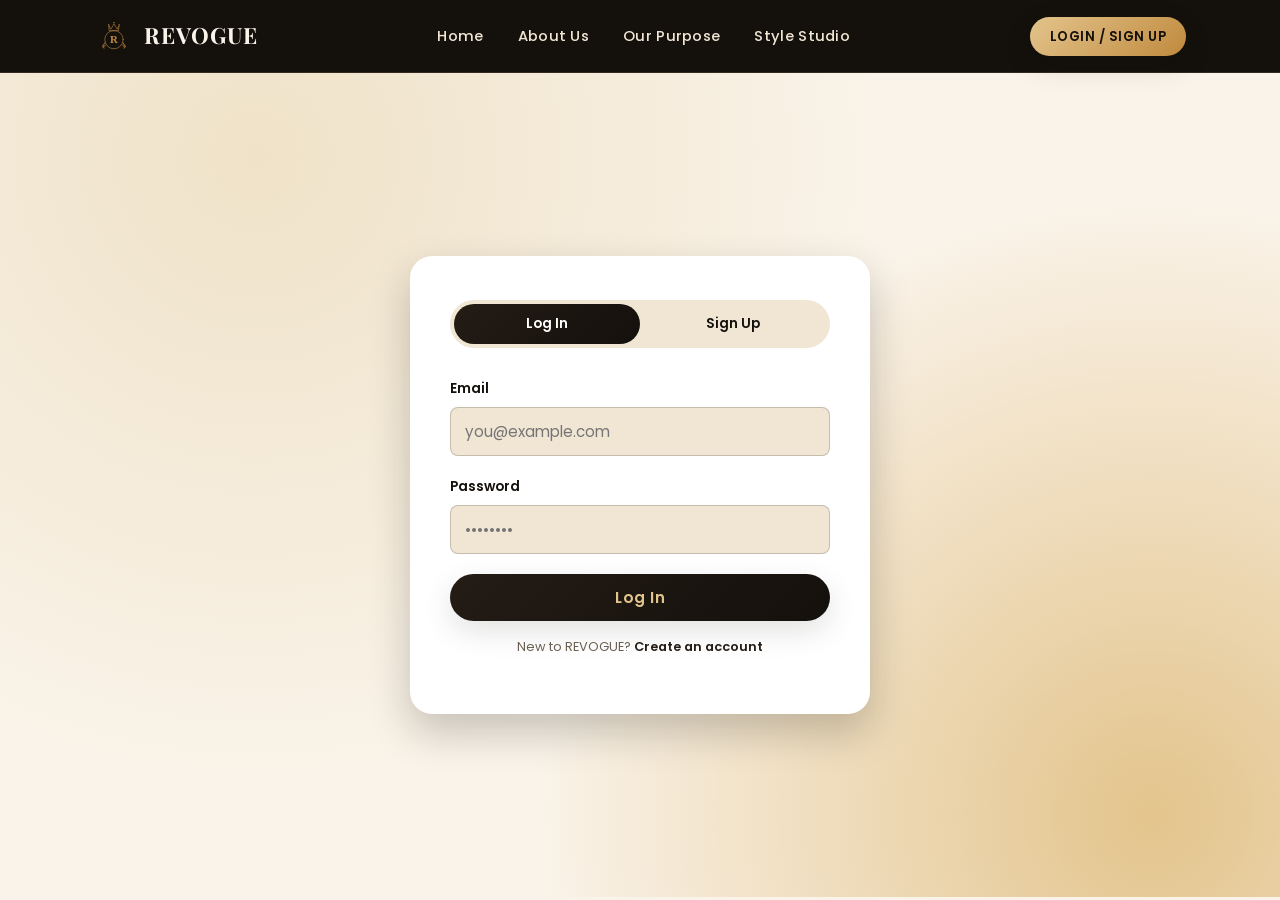
<file: dashboard.html>
<!DOCTYPE html>
<html lang="en">
<head>
<meta charset="UTF-8">
<meta name="viewport" content="width=device-width, initial-scale=1.0">
<title>Style Studio — REVOGUE</title>
<link rel="icon" type="image/svg+xml" href="assets/logo-mark.svg">
<link rel="stylesheet" href="css/style.css">
</head>
<body>

<header class="navbar">
  <div class="container">
    <a href="index.html" class="nav-brand"><img src="assets/logo-mark.svg" alt="REVOGUE logo"> REVOGUE</a>
    <ul class="nav-links">
      <li><a href="index.html" data-page="index.html">Home</a></li>
      <li><a href="about.html" data-page="about.html">About Us</a></li>
      <li><a href="purpose.html" data-page="purpose.html">Our Purpose</a></li>
      <li><a href="dashboard.html" data-page="dashboard.html">Style Studio</a></li>
    </ul>
    <div class="nav-right">
      <div id="navAuthSlot" class="nav-auth"></div>
      <button class="nav-toggle" aria-label="Toggle menu">&#9776;</button>
    </div>
  </div>
</header>

<div class="dash-header">
  <div class="container">
    <div>
      <h1 id="greeting">Welcome back!</h1>
      <p id="profileLine"></p>
    </div>
    <a href="#suggestSection" class="btn btn-gold">✨ Get Styled Now</a>
  </div>
</div>

<section>
  <div class="container">
    <h2>My Closet <span style="font-size:1rem; font-weight:400; color:#7a5c72;">(<span id="closetCount">0</span>/15 photos)</span></h2>
    <p style="color:#7a5c72; margin-top:-8px;">Upload photos of your clothes. Tag each item's type so the AI Style Advisor can build better looks.</p>

    <label class="upload-zone" id="uploadZone">
      <input type="file" id="fileInput" accept="image/*" multiple>
      <div style="font-size:2rem; margin-bottom:10px;">📸</div>
      <strong>Click to upload clothing photos</strong>
      <p class="form-hint">JPG or PNG, up to 15 photos total</p>
    </label>
    <p id="uploadMsg" class="form-hint"></p>

    <div id="closetGrid" class="closet-grid"></div>
    <p id="closetEmpty" class="empty-state">Your closet is empty — upload your first item above.</p>
  </div>
</section>

<section class="section-alt" id="suggestSection">
  <div class="container">
    <h2>AI Style Advisor</h2>
    <p style="color:#7a5c72; margin-top:-8px;">Tell us the occasion and we'll style a look from your closet, with accessories to match.</p>

    <div class="suggest-panel">
      <span class="ai-badge">✨ Powered by Gemini AI</span>
      <div class="suggest-controls">
        <div class="form-group">
          <label for="occasionSelect">Occasion</label>
          <select id="occasionSelect">
            <option value="casual">Casual Day Out</option>
            <option value="office">Office / Formal</option>
            <option value="party">Party Night</option>
            <option value="wedding">Wedding Guest</option>
            <option value="date">Date Night</option>
            <option value="travel">Travel / Vacation</option>
            <option value="festival">Festival / Celebration</option>
            <option value="gym">Gym / Sporty</option>
          </select>
        </div>
        <button id="suggestBtn" class="btn btn-primary">✨ Suggest My Style</button>
      </div>
      <div id="suggestResults"></div>
    </div>

    <div id="historyWrap" style="margin-top:40px;">
      <h3>Recent Looks</h3>
      <div id="historyResults"></div>
    </div>
  </div>
</section>

<footer>
  <div class="container">
    <div class="footer-grid">
      <div>
        <div class="nav-brand" style="color:var(--cream-soft); margin-bottom:14px;"><img src="assets/logo-mark.svg" alt="REVOGUE logo"> REVOGUE</div>
        <p style="opacity:0.8; max-width:32ch;">Your AI-powered style companion — rediscover your wardrobe, one occasion at a time.</p>
      </div>
      <div>
        <h4>Explore</h4>
        <ul>
          <li><a href="index.html">Home</a></li>
          <li><a href="about.html">About Us</a></li>
          <li><a href="purpose.html">Our Purpose</a></li>
          <li><a href="dashboard.html">Style Studio</a></li>
        </ul>
      </div>
      <div>
        <h4>Studio</h4>
        <ul>
          <li>REVOGUE Studio</li>
          <li>12 Fashion Avenue, Connaught Place</li>
          <li>New Delhi, India 110001</li>
        </ul>
      </div>
    </div>
    <div class="footer-bottom">&copy; 2026 REVOGUE. A student project built for academic purposes.</div>
  </div>
</footer>

<script src="js/storage.js"></script>
<script src="js/nav.js"></script>
<script src="js/upload.js"></script>
<script src="js/suggest.js"></script>
</body>
</html>
</file>
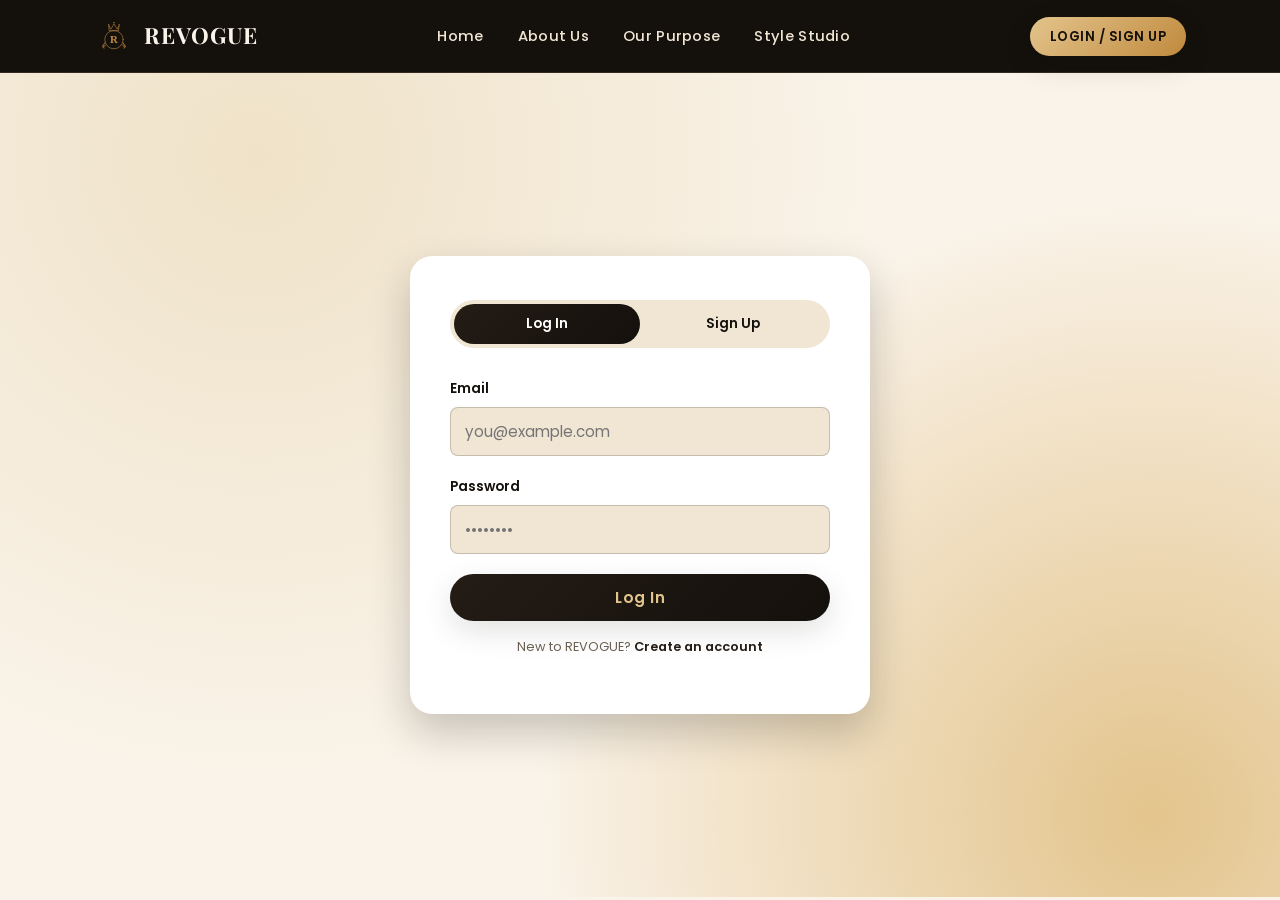
<file: login.html>
<!DOCTYPE html>
<html lang="en">
<head>
<meta charset="UTF-8">
<meta name="viewport" content="width=device-width, initial-scale=1.0">
<title>Login or Sign Up — REVOGUE</title>
<link rel="icon" type="image/svg+xml" href="assets/logo-mark.svg">
<link rel="stylesheet" href="css/style.css">
</head>
<body>

<header class="navbar">
  <div class="container">
    <a href="index.html" class="nav-brand"><img src="assets/logo-mark.svg" alt="REVOGUE logo"> REVOGUE</a>
    <ul class="nav-links">
      <li><a href="index.html" data-page="index.html">Home</a></li>
      <li><a href="about.html" data-page="about.html">About Us</a></li>
      <li><a href="purpose.html" data-page="purpose.html">Our Purpose</a></li>
      <li><a href="dashboard.html" data-page="dashboard.html">Style Studio</a></li>
    </ul>
    <div class="nav-right">
      <div id="navAuthSlot" class="nav-auth"></div>
      <button class="nav-toggle" aria-label="Toggle menu">&#9776;</button>
    </div>
  </div>
</header>

<section class="auth-wrap">
  <div class="auth-card">
    <div class="auth-tabs">
      <button id="tabLogin" class="active" type="button">Log In</button>
      <button id="tabSignup" type="button">Sign Up</button>
    </div>

    <div id="loginError" class="form-error"></div>

    <!-- LOGIN FORM -->
    <form id="loginForm">
      <div class="form-group">
        <label for="loginEmail">Email</label>
        <input type="email" id="loginEmail" required placeholder="you@example.com">
      </div>
      <div class="form-group">
        <label for="loginPassword">Password</label>
        <input type="password" id="loginPassword" required placeholder="••••••••">
      </div>
      <button type="submit" class="btn btn-primary btn-block">Log In</button>
      <p class="form-hint" style="text-align:center; margin-top:16px;">New to REVOGUE? <a href="#" id="goSignup" style="color:var(--plum); font-weight:600;">Create an account</a></p>
    </form>

    <!-- SIGNUP FORM -->
    <form id="signupForm" style="display:none;">
      <div class="form-group">
        <label for="signupName">Full name</label>
        <input type="text" id="signupName" required placeholder="Jane Doe">
      </div>
      <div class="form-group">
        <label for="signupEmail">Email</label>
        <input type="email" id="signupEmail" required placeholder="you@example.com">
      </div>
      <div class="form-group">
        <label for="signupPassword">Password</label>
        <input type="password" id="signupPassword" required placeholder="At least 6 characters" minlength="6">
      </div>
      <div class="form-row">
        <div class="form-group">
          <label for="signupAge">Age</label>
          <input type="number" id="signupAge" required min="13" max="100" placeholder="24">
        </div>
        <div class="form-group">
          <label for="signupLocation">Location (city)</label>
          <input type="text" id="signupLocation" required placeholder="Mumbai, India">
        </div>
      </div>
      <p class="form-hint" style="margin-bottom:18px;">We use your age and location to personalise AI style suggestions — never shared with anyone else.</p>
      <button type="submit" class="btn btn-primary btn-block">Create Account</button>
      <p class="form-hint" style="text-align:center; margin-top:16px;">Already have an account? <a href="#" id="goLogin" style="color:var(--plum); font-weight:600;">Log in</a></p>
    </form>
  </div>
</section>

<script src="js/storage.js"></script>
<script src="js/nav.js"></script>
<script src="js/auth.js"></script>
</body>
</html>
</file>
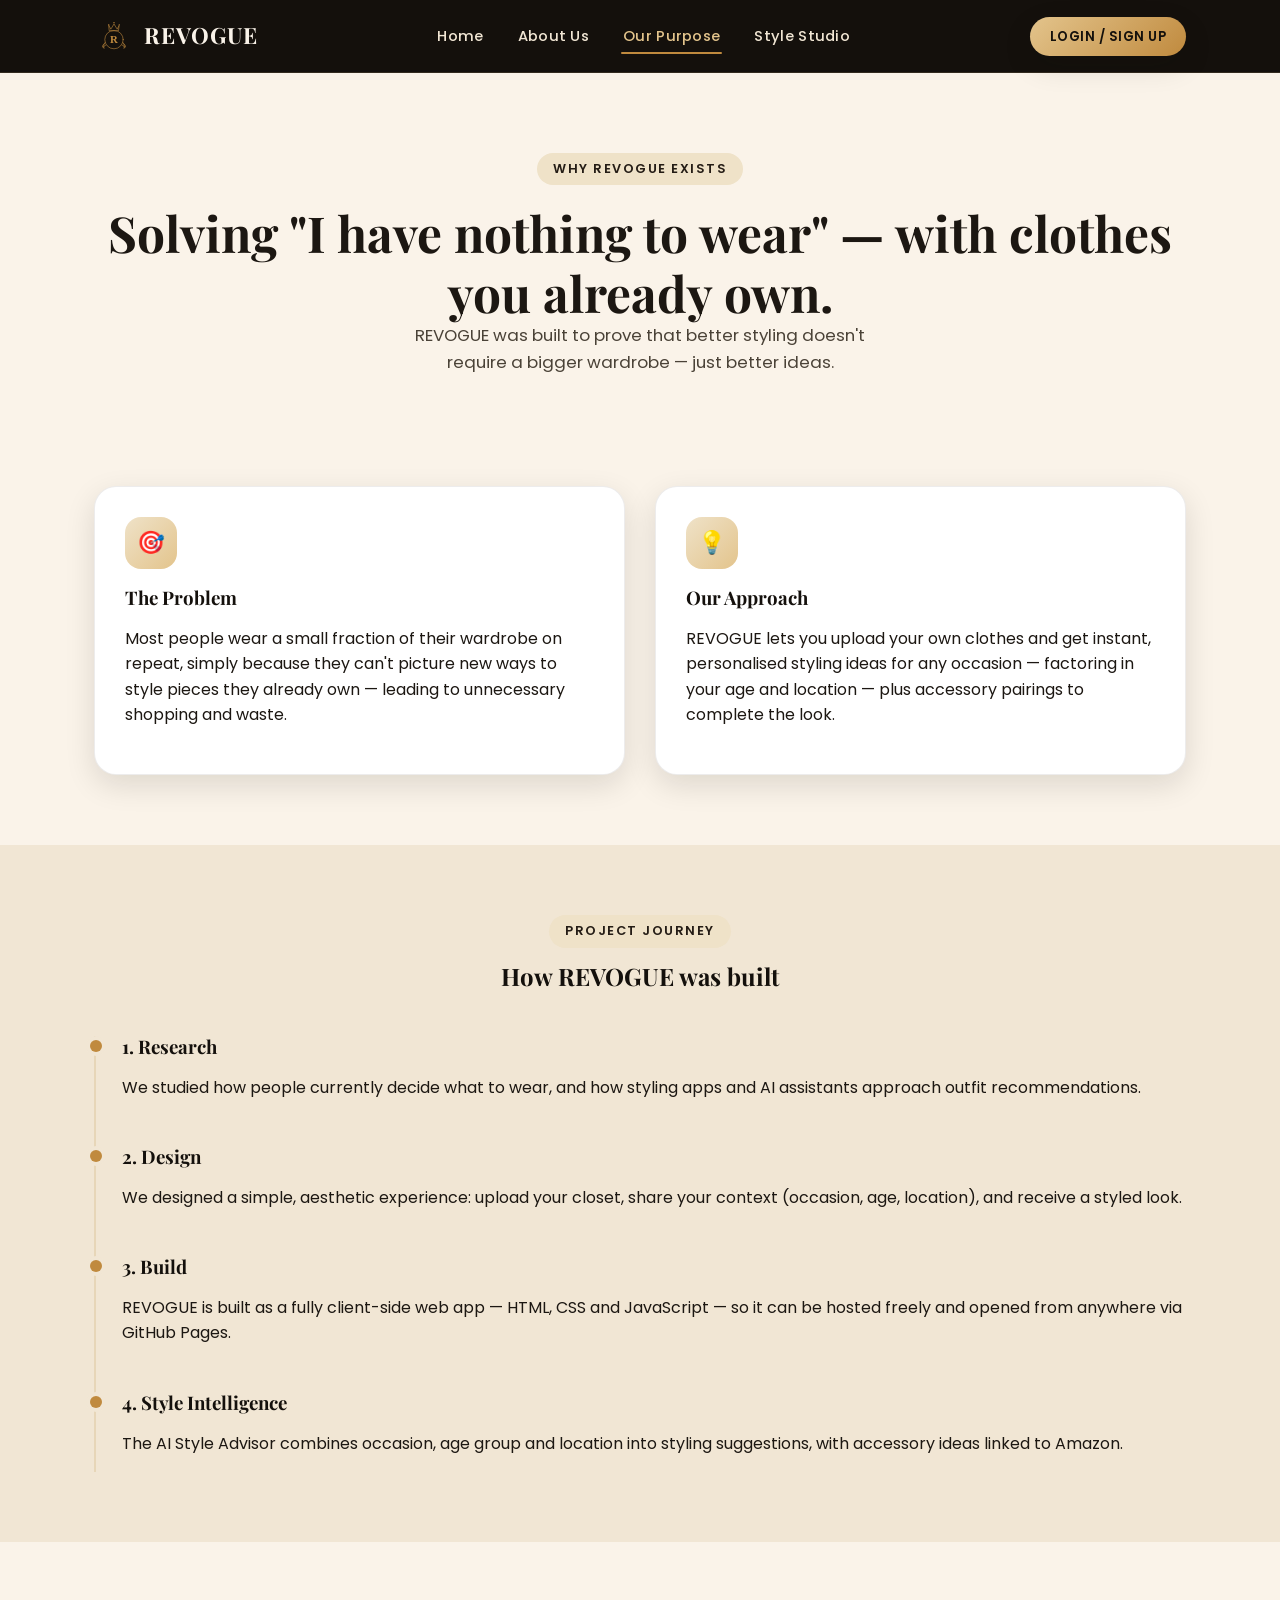
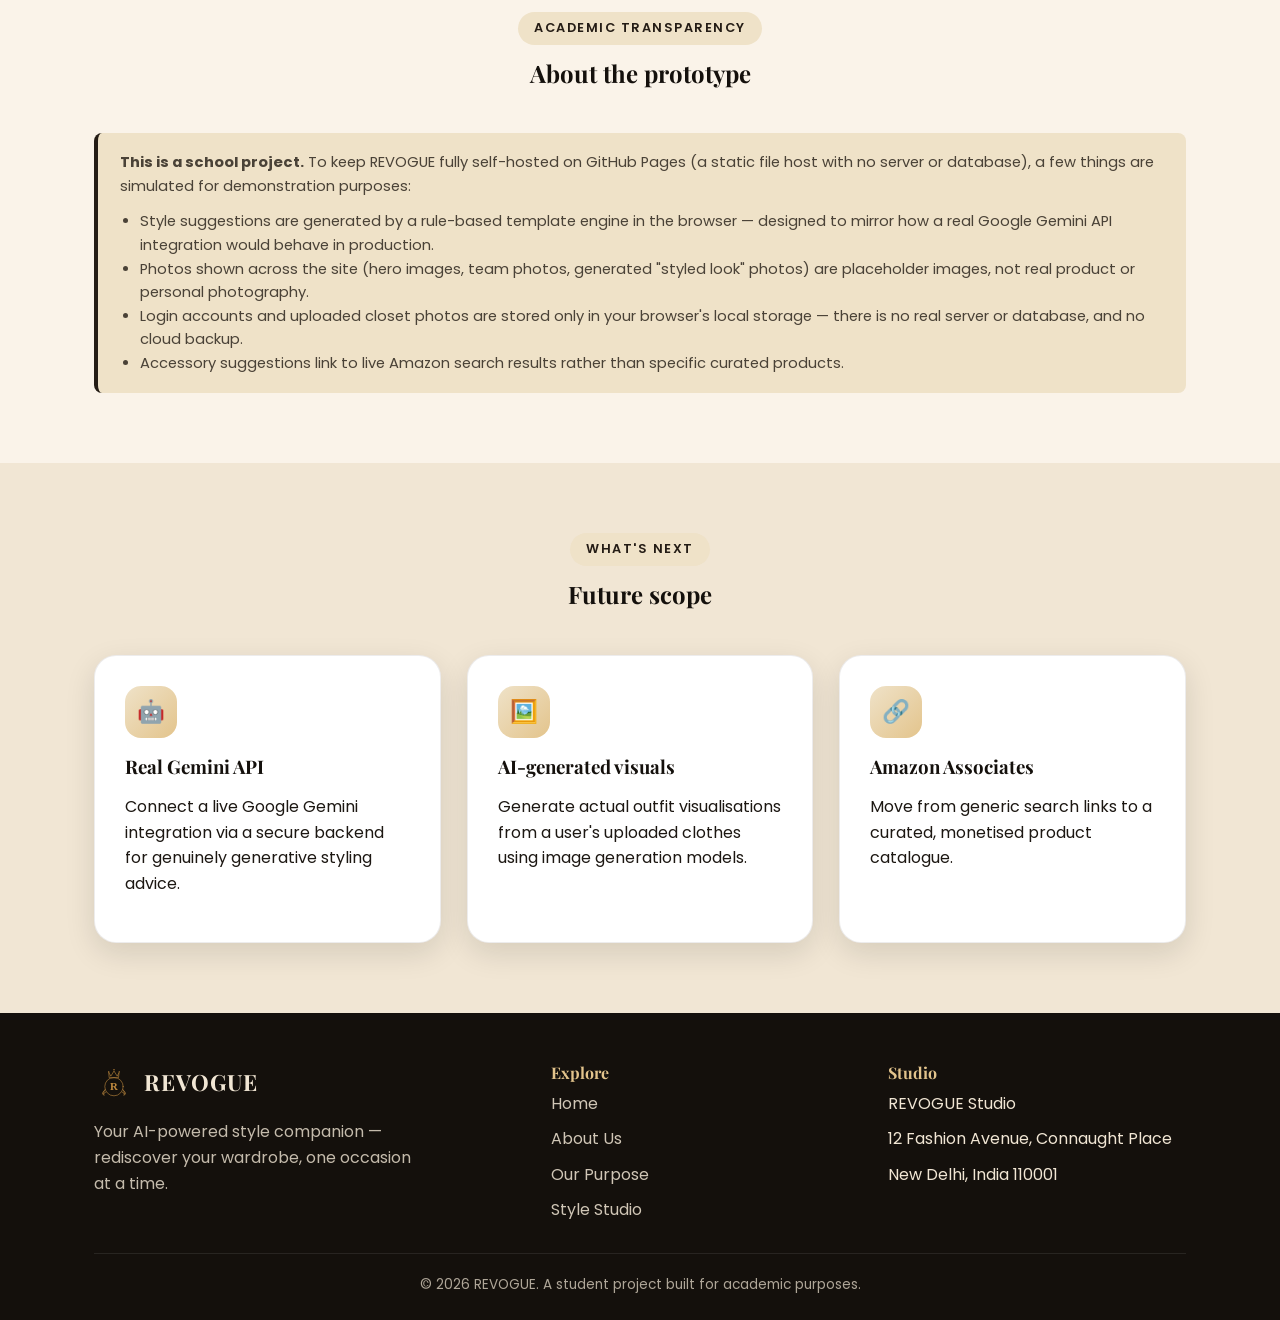
<file: purpose.html>
<!DOCTYPE html>
<html lang="en">
<head>
<meta charset="UTF-8">
<meta name="viewport" content="width=device-width, initial-scale=1.0">
<title>Our Purpose — REVOGUE</title>
<link rel="icon" type="image/svg+xml" href="assets/logo-mark.svg">
<link rel="stylesheet" href="css/style.css">
</head>
<body>

<header class="navbar">
  <div class="container">
    <a href="index.html" class="nav-brand"><img src="assets/logo-mark.svg" alt="REVOGUE logo"> REVOGUE</a>
    <ul class="nav-links">
      <li><a href="index.html" data-page="index.html">Home</a></li>
      <li><a href="about.html" data-page="about.html">About Us</a></li>
      <li><a href="purpose.html" data-page="purpose.html">Our Purpose</a></li>
      <li><a href="dashboard.html" data-page="dashboard.html">Style Studio</a></li>
    </ul>
    <div class="nav-right">
      <div id="navAuthSlot" class="nav-auth"></div>
      <button class="nav-toggle" aria-label="Toggle menu">&#9776;</button>
    </div>
  </div>
</header>

<section class="hero" style="padding-bottom:40px;">
  <div class="container" style="grid-template-columns:1fr; text-align:center;">
    <div>
      <span class="hero-eyebrow">Why REVOGUE Exists</span>
      <h1>Solving "I have nothing to wear" — with clothes you already own.</h1>
      <p class="lead" style="margin:0 auto;">REVOGUE was built to prove that better styling doesn't require a bigger wardrobe — just better ideas.</p>
    </div>
  </div>
</section>

<section>
  <div class="container">
    <div class="grid-2">
      <div class="card">
        <div class="icon-badge">🎯</div>
        <h3>The Problem</h3>
        <p>Most people wear a small fraction of their wardrobe on repeat, simply because they can't picture new ways to style pieces they already own — leading to unnecessary shopping and waste.</p>
      </div>
      <div class="card">
        <div class="icon-badge">💡</div>
        <h3>Our Approach</h3>
        <p>REVOGUE lets you upload your own clothes and get instant, personalised styling ideas for any occasion — factoring in your age and location — plus accessory pairings to complete the look.</p>
      </div>
    </div>
  </div>
</section>

<section class="section-alt">
  <div class="container">
    <div class="section-heading">
      <span class="hero-eyebrow">Project Journey</span>
      <h2>How REVOGUE was built</h2>
    </div>
    <div class="timeline">
      <div class="step">
        <h3>1. Research</h3>
        <p>We studied how people currently decide what to wear, and how styling apps and AI assistants approach outfit recommendations.</p>
      </div>
      <div class="step">
        <h3>2. Design</h3>
        <p>We designed a simple, aesthetic experience: upload your closet, share your context (occasion, age, location), and receive a styled look.</p>
      </div>
      <div class="step">
        <h3>3. Build</h3>
        <p>REVOGUE is built as a fully client-side web app — HTML, CSS and JavaScript — so it can be hosted freely and opened from anywhere via GitHub Pages.</p>
      </div>
      <div class="step">
        <h3>4. Style Intelligence</h3>
        <p>The AI Style Advisor combines occasion, age group and location into styling suggestions, with accessory ideas linked to Amazon.</p>
      </div>
    </div>
  </div>
</section>

<section>
  <div class="container">
    <div class="section-heading">
      <span class="hero-eyebrow">Academic Transparency</span>
      <h2>About the prototype</h2>
    </div>
    <div class="note-banner">
      <strong>This is a school project.</strong> To keep REVOGUE fully self-hosted on GitHub Pages (a static file host with no server or database), a few things are simulated for demonstration purposes:
      <ul style="margin:12px 0 0; padding-left:20px;">
        <li>Style suggestions are generated by a rule-based template engine in the browser — designed to mirror how a real Google Gemini API integration would behave in production.</li>
        <li>Photos shown across the site (hero images, team photos, generated "styled look" photos) are placeholder images, not real product or personal photography.</li>
        <li>Login accounts and uploaded closet photos are stored only in your browser's local storage — there is no real server or database, and no cloud backup.</li>
        <li>Accessory suggestions link to live Amazon search results rather than specific curated products.</li>
      </ul>
    </div>
  </div>
</section>

<section class="section-alt">
  <div class="container">
    <div class="section-heading">
      <span class="hero-eyebrow">What's Next</span>
      <h2>Future scope</h2>
    </div>
    <div class="grid-3">
      <div class="card">
        <div class="icon-badge">🤖</div>
        <h3>Real Gemini API</h3>
        <p>Connect a live Google Gemini integration via a secure backend for genuinely generative styling advice.</p>
      </div>
      <div class="card">
        <div class="icon-badge">🖼️</div>
        <h3>AI-generated visuals</h3>
        <p>Generate actual outfit visualisations from a user's uploaded clothes using image generation models.</p>
      </div>
      <div class="card">
        <div class="icon-badge">🔗</div>
        <h3>Amazon Associates</h3>
        <p>Move from generic search links to a curated, monetised product catalogue.</p>
      </div>
    </div>
  </div>
</section>

<footer>
  <div class="container">
    <div class="footer-grid">
      <div>
        <div class="nav-brand" style="color:var(--cream-soft); margin-bottom:14px;"><img src="assets/logo-mark.svg" alt="REVOGUE logo"> REVOGUE</div>
        <p style="opacity:0.8; max-width:32ch;">Your AI-powered style companion — rediscover your wardrobe, one occasion at a time.</p>
      </div>
      <div>
        <h4>Explore</h4>
        <ul>
          <li><a href="index.html">Home</a></li>
          <li><a href="about.html">About Us</a></li>
          <li><a href="purpose.html">Our Purpose</a></li>
          <li><a href="dashboard.html">Style Studio</a></li>
        </ul>
      </div>
      <div>
        <h4>Studio</h4>
        <ul>
          <li>REVOGUE Studio</li>
          <li>12 Fashion Avenue, Connaught Place</li>
          <li>New Delhi, India 110001</li>
        </ul>
      </div>
    </div>
    <div class="footer-bottom">&copy; 2026 REVOGUE. A student project built for academic purposes.</div>
  </div>
</footer>

<script src="js/storage.js"></script>
<script src="js/nav.js"></script>
</body>
</html>
</file>
<file: css/style.css>
@import url('https://fonts.googleapis.com/css2?family=Playfair+Display:ital,wght@0,500;0,600;0,700;1,500;1,600&family=Poppins:wght@300;400;500;600;700&display=swap');

:root {
  --cream: #FAF3E9;
  --cream-soft: #F1E6D4;
  --blush: #E7D6B8;
  --blush-soft: #EFE2C8;
  --plum: #241C15;
  --plum-deep: #14100C;
  --gold: #C08A3E;
  --gold-soft: #E3C48C;
  --ink: #1C1712;
  --white: #FFFFFF;

  --font-heading: 'Playfair Display', Georgia, serif;
  --font-body: 'Poppins', 'Segoe UI', sans-serif;

  --radius-lg: 22px;
  --radius-md: 14px;
  --radius-sm: 8px;
  --shadow-soft: 0 10px 30px rgba(20, 16, 12, 0.12);
  --shadow-lift: 0 18px 40px rgba(20, 16, 12, 0.22);
}

* { box-sizing: border-box; }

html { scroll-behavior: smooth; }

body {
  margin: 0;
  font-family: var(--font-body);
  color: var(--ink);
  background: var(--cream);
  line-height: 1.6;
}

h1, h2, h3, h4 {
  font-family: var(--font-heading);
  color: var(--plum-deep);
  margin: 0 0 0.5em;
  line-height: 1.2;
}

a { color: inherit; text-decoration: none; }

img { max-width: 100%; display: block; }

.container {
  max-width: 1140px;
  margin: 0 auto;
  padding: 0 24px;
}

/* ---------- Navbar ---------- */
.navbar {
  position: sticky;
  top: 0;
  z-index: 100;
  background: var(--plum-deep);
  border-bottom: 1px solid rgba(227, 196, 140, 0.15);
}

.navbar .container {
  display: flex;
  align-items: center;
  justify-content: space-between;
  padding-top: 16px;
  padding-bottom: 16px;
}

.nav-brand {
  display: flex;
  align-items: center;
  gap: 10px;
  font-family: var(--font-heading);
  font-weight: 700;
  font-size: 1.4rem;
  letter-spacing: 1px;
  color: var(--cream);
}

.nav-brand img { width: 40px; height: 40px; }

.nav-links {
  display: flex;
  align-items: center;
  gap: 30px;
  list-style: none;
  margin: 0;
  padding: 0;
}

.nav-links a {
  font-weight: 500;
  font-size: 0.92rem;
  letter-spacing: 0.3px;
  color: var(--cream-soft);
  position: relative;
  padding: 4px 2px;
}

.nav-links a.active,
.nav-links a:hover {
  color: var(--gold-soft);
}

.nav-links a.active::after {
  content: '';
  position: absolute;
  left: 0; right: 0; bottom: -4px;
  height: 2px;
  background: var(--gold);
  border-radius: 2px;
}

.nav-right { display: flex; align-items: center; gap: 16px; }
.nav-auth { display: flex; align-items: center; gap: 10px; }
.nav-auth .btn { padding: 9px 22px; }
.nav-auth .btn-primary {
  background: linear-gradient(135deg, var(--gold-soft), var(--gold));
  color: var(--plum-deep);
  letter-spacing: 0.5px;
  text-transform: uppercase;
  font-size: 0.82rem;
}
.nav-auth .btn-outline {
  border-color: rgba(227, 196, 140, 0.5);
  color: var(--cream-soft);
}
.nav-auth .btn-outline:hover { background: rgba(227, 196, 140, 0.1); }
.nav-toggle { display: none; color: var(--cream); }

/* ---------- Buttons ---------- */
.btn {
  display: inline-flex;
  align-items: center;
  justify-content: center;
  gap: 8px;
  padding: 12px 28px;
  border-radius: 999px;
  font-family: var(--font-body);
  font-weight: 600;
  font-size: 0.95rem;
  border: none;
  cursor: pointer;
  transition: transform 0.18s ease, box-shadow 0.18s ease;
}

.btn:hover { transform: translateY(-2px); }

.btn-primary {
  background: linear-gradient(135deg, var(--plum), var(--plum-deep));
  color: var(--gold-soft);
  letter-spacing: 0.5px;
  box-shadow: var(--shadow-soft);
}
.btn-primary:hover { box-shadow: var(--shadow-lift); }

.btn-gold {
  background: linear-gradient(135deg, var(--gold-soft), var(--gold));
  color: var(--plum-deep);
  box-shadow: var(--shadow-soft);
}

.btn-outline {
  background: transparent;
  color: var(--plum-deep);
  border: 1.5px solid var(--plum);
}
.btn-outline:hover { background: rgba(28, 23, 18, 0.08); }

.btn-block { width: 100%; }
.btn[disabled] { opacity: 0.5; cursor: not-allowed; transform: none; }

/* ---------- Hero ---------- */
.hero {
  background: var(--cream);
  padding: 80px 0 60px;
}

.hero .container {
  display: grid;
  grid-template-columns: 1fr 0.95fr;
  gap: 60px;
  align-items: center;
}

.hero-eyebrow {
  display: inline-block;
  background: var(--blush-soft);
  color: var(--plum);
  font-size: 0.8rem;
  font-weight: 600;
  letter-spacing: 1.5px;
  text-transform: uppercase;
  padding: 6px 16px;
  border-radius: 999px;
  margin-bottom: 18px;
}

.eyebrow-line {
  display: inline-block;
  color: var(--gold);
  font-size: 0.8rem;
  font-weight: 700;
  letter-spacing: 3px;
  text-transform: uppercase;
  margin-bottom: 14px;
}

.hero h1 {
  font-size: 3.1rem;
  margin-bottom: 0;
  color: var(--ink);
}

.hero h1 .script {
  display: block;
  font-style: italic;
  font-weight: 500;
  color: var(--gold);
}

.divider-accent {
  display: flex;
  align-items: center;
  gap: 12px;
  margin: 22px 0 26px;
}

.section-heading .divider-accent { justify-content: center; }

.divider-accent span {
  width: 46px;
  height: 1px;
  background: var(--gold);
}

.divider-accent i { color: var(--gold); font-style: normal; font-size: 0.7rem; }

.hero p.lead {
  font-size: 1.05rem;
  color: #4a4237;
  max-width: 46ch;
  margin-bottom: 32px;
}

.hero p.lead strong { color: var(--gold); }

.hero-actions { display: flex; gap: 26px; flex-wrap: wrap; align-items: center; }

.btn-play {
  display: inline-flex;
  align-items: center;
  gap: 12px;
  font-weight: 600;
  font-size: 0.92rem;
  color: var(--ink);
}

.play-circle {
  width: 42px; height: 42px;
  border-radius: 50%;
  border: 1.5px solid var(--plum);
  display: flex; align-items: center; justify-content: center;
  font-size: 0.75rem;
  flex-shrink: 0;
}

.hero-visual-single {
  position: relative;
  border-radius: var(--radius-lg);
  overflow: hidden;
  box-shadow: var(--shadow-lift);
}

.hero-visual-single img {
  width: 100%;
  height: 640px;
  object-fit: cover;
  display: block;
}

.ai-float-badge {
  position: absolute;
  right: 22px;
  bottom: 22px;
  max-width: 250px;
  background: rgba(20, 16, 12, 0.8);
  color: var(--cream);
  padding: 16px 20px;
  border-radius: var(--radius-md);
  backdrop-filter: blur(4px);
}

.ai-float-badge-title {
  display: block;
  color: var(--gold-soft);
  font-weight: 600;
  font-size: 0.9rem;
  margin-bottom: 5px;
}

.ai-float-badge p {
  margin: 0;
  font-size: 0.82rem;
  line-height: 1.4;
  opacity: 0.88;
}

/* legacy multi-image hero visual (still used on inner pages) */
.hero-visual {
  position: relative;
  display: grid;
  grid-template-columns: 1fr 1fr;
  gap: 16px;
}

.hero-visual img {
  border-radius: var(--radius-lg);
  box-shadow: var(--shadow-soft);
  object-fit: cover;
  width: 100%;
  height: 100%;
}

.hero-visual .tall { grid-row: span 2; height: 100%; }
.hero-visual .short { height: 100%; }

/* ---------- Sections ---------- */
section { padding: 70px 0; }

.section-heading { text-align: center; max-width: 640px; margin: 0 auto 46px; }
.section-heading .hero-eyebrow { margin-bottom: 14px; }

.grid-3 { display: grid; grid-template-columns: repeat(3, 1fr); gap: 26px; }
.grid-2 { display: grid; grid-template-columns: repeat(2, 1fr); gap: 30px; }

.card {
  background: var(--white);
  border-radius: var(--radius-lg);
  padding: 30px;
  box-shadow: var(--shadow-soft);
  border: 1px solid rgba(28, 23, 18, 0.08);
}

.card .icon-badge {
  width: 52px; height: 52px;
  border-radius: 16px;
  display: flex; align-items: center; justify-content: center;
  background: linear-gradient(135deg, var(--blush-soft), var(--gold-soft));
  font-size: 1.4rem;
  margin-bottom: 18px;
}

.section-alt { background: var(--cream-soft); }

/* ---------- How REVOGUE Works ---------- */
.works-grid {
  display: grid;
  grid-template-columns: repeat(4, 1fr);
}

.works-col {
  text-align: center;
  padding: 0 24px;
  border-right: 1px solid rgba(28, 23, 18, 0.12);
}

.works-col:last-child { border-right: none; }

.works-icon {
  width: 92px; height: 92px;
  border-radius: 50%;
  background: var(--blush-soft);
  display: flex; align-items: center; justify-content: center;
  margin: 0 auto 22px;
}

.works-icon svg {
  width: 40px; height: 40px;
  fill: none;
  stroke: var(--gold);
}

.works-col h3 {
  font-size: 1.05rem;
  letter-spacing: 1px;
  text-transform: uppercase;
  margin-bottom: 10px;
}

.works-col p {
  color: #5c5346;
  font-size: 0.92rem;
  max-width: 22ch;
  margin: 0 auto;
}

/* ---------- Quote ---------- */
.quote-section blockquote {
  margin: 0 auto;
  max-width: 700px;
  text-align: center;
  font-family: var(--font-heading);
  font-style: italic;
  font-size: 1.5rem;
  color: var(--plum);
  position: relative;
}

.quote-mark {
  font-family: Georgia, serif;
  font-style: normal;
  color: var(--gold);
  font-size: 2.2rem;
  line-height: 0;
  vertical-align: middle;
}

.stats-strip {
  display: flex;
  justify-content: space-around;
  flex-wrap: wrap;
  gap: 30px;
  background: linear-gradient(135deg, var(--plum), var(--plum-deep));
  color: var(--white);
  border-radius: var(--radius-lg);
  padding: 40px;
  margin: 0 auto;
}

.stats-strip .stat { text-align: center; }
.stats-strip .stat strong {
  display: block;
  font-family: var(--font-heading);
  font-size: 2.1rem;
  color: var(--gold-soft);
}
.stats-strip .stat span { font-size: 0.9rem; opacity: 0.85; }

/* ---------- Footer ---------- */
footer {
  background: var(--plum-deep);
  color: var(--cream-soft);
  padding: 50px 0 24px;
}

footer .footer-grid {
  display: grid;
  grid-template-columns: 1.4fr 1fr 1fr;
  gap: 40px;
  margin-bottom: 30px;
}

footer h4 { color: var(--gold-soft); font-size: 1rem; }
footer a { opacity: 0.85; }
footer a:hover { opacity: 1; color: var(--gold-soft); }
footer ul { list-style: none; margin: 0; padding: 0; display: flex; flex-direction: column; gap: 10px; }

.footer-bottom {
  border-top: 1px solid rgba(255,255,255,0.12);
  padding-top: 20px;
  text-align: center;
  font-size: 0.85rem;
  opacity: 0.7;
}

/* ---------- Forms ---------- */
.auth-wrap {
  min-height: calc(100vh - 76px);
  display: flex;
  align-items: center;
  justify-content: center;
  padding: 50px 20px;
  background: radial-gradient(circle at 20% 10%, var(--blush-soft), transparent 50%),
              radial-gradient(circle at 90% 90%, var(--gold-soft), transparent 45%),
              var(--cream);
}

.auth-card {
  width: 100%;
  max-width: 460px;
  background: var(--white);
  border-radius: var(--radius-lg);
  box-shadow: var(--shadow-lift);
  padding: 44px 40px;
}

.auth-tabs {
  display: flex;
  background: var(--cream-soft);
  border-radius: 999px;
  padding: 4px;
  margin-bottom: 30px;
}

.auth-tabs button {
  flex: 1;
  padding: 10px;
  border: none;
  background: transparent;
  border-radius: 999px;
  font-family: var(--font-body);
  font-weight: 600;
  color: var(--plum-deep);
  cursor: pointer;
}

.auth-tabs button.active {
  background: linear-gradient(135deg, var(--plum), var(--plum-deep));
  color: var(--white);
}

.form-group { margin-bottom: 20px; }

.form-group label {
  display: block;
  font-size: 0.85rem;
  font-weight: 600;
  color: var(--plum-deep);
  margin-bottom: 7px;
}

.form-group input,
.form-group select {
  width: 100%;
  padding: 12px 14px;
  border-radius: var(--radius-sm);
  border: 1.5px solid rgba(28, 23, 18, 0.2);
  font-family: var(--font-body);
  font-size: 0.95rem;
  background: var(--cream-soft);
  color: var(--ink);
}

.form-group input:focus,
.form-group select:focus {
  outline: none;
  border-color: var(--plum);
  background: var(--white);
}

.form-row { display: grid; grid-template-columns: 1fr 1fr; gap: 16px; }

.form-hint { font-size: 0.8rem; color: #6b6152; margin-top: 6px; }
.form-error {
  background: #fbe4e4;
  color: #a13939;
  padding: 10px 14px;
  border-radius: var(--radius-sm);
  font-size: 0.85rem;
  margin-bottom: 18px;
  display: none;
}
.form-error.show { display: block; }

/* ---------- Dashboard ---------- */
.dash-header {
  background: linear-gradient(135deg, var(--plum), var(--plum-deep));
  color: var(--white);
  padding: 40px 0;
}
.dash-header .container { display: flex; align-items: center; justify-content: space-between; flex-wrap: wrap; gap: 16px; }
.dash-header h1 { color: var(--white); font-size: 1.8rem; margin: 0; }
.dash-header p { margin: 4px 0 0; opacity: 0.85; }

.upload-zone {
  display: flex;
  flex-direction: column;
  align-items: center;
  justify-content: center;
  width: 100%;
  border: 2px dashed rgba(28, 23, 18, 0.35);
  border-radius: var(--radius-lg);
  padding: 40px;
  text-align: center;
  background: var(--white);
  cursor: pointer;
  transition: border-color 0.2s ease, background 0.2s ease;
}
.upload-zone:hover { border-color: var(--plum); background: var(--cream-soft); }
.upload-zone input { display: none; }

.closet-grid {
  display: grid;
  grid-template-columns: repeat(auto-fill, minmax(150px, 1fr));
  gap: 16px;
  margin-top: 26px;
}

.closet-item {
  position: relative;
  background: var(--white);
  border-radius: var(--radius-md);
  overflow: hidden;
  box-shadow: var(--shadow-soft);
}
.closet-item img { height: 150px; width: 100%; object-fit: cover; }
.closet-item .tag {
  position: absolute; top: 8px; left: 8px;
  background: rgba(61,26,51,0.75); color: var(--white);
  font-size: 0.7rem; padding: 3px 9px; border-radius: 999px;
  text-transform: capitalize;
}
.closet-item .remove-btn {
  position: absolute; top: 8px; right: 8px;
  width: 24px; height: 24px; border-radius: 50%;
  background: rgba(255,255,255,0.9); color: var(--plum-deep);
  border: none; cursor: pointer; font-weight: 700; line-height: 1;
}

.suggest-panel {
  background: var(--white);
  border-radius: var(--radius-lg);
  box-shadow: var(--shadow-soft);
  padding: 30px;
}

.suggest-controls { display: flex; gap: 16px; flex-wrap: wrap; align-items: flex-end; margin-bottom: 20px; }
.suggest-controls .form-group { flex: 1; min-width: 180px; margin-bottom: 0; }

.ai-badge {
  display: inline-flex; align-items: center; gap: 6px;
  background: linear-gradient(135deg, var(--gold-soft), var(--gold));
  color: var(--plum-deep); font-size: 0.75rem; font-weight: 700;
  padding: 5px 12px; border-radius: 999px; margin-bottom: 14px;
}

.look-card {
  display: grid;
  grid-template-columns: 220px 1fr;
  gap: 24px;
  background: var(--cream-soft);
  border-radius: var(--radius-lg);
  padding: 22px;
  margin-top: 20px;
  animation: fadeIn 0.4s ease;
}
.look-card img { border-radius: var(--radius-md); height: 100%; min-height: 220px; object-fit: cover; }
.look-card h3 { margin-bottom: 10px; }
.look-card .occasion-pill {
  display: inline-block; background: var(--blush-soft); color: var(--plum);
  font-size: 0.75rem; font-weight: 600; padding: 4px 12px; border-radius: 999px; margin-bottom: 10px;
}

.accessory-list { display: flex; flex-wrap: wrap; gap: 10px; margin-top: 14px; }
.accessory-chip {
  background: var(--white); border: 1px solid rgba(28,23,18,0.2);
  padding: 8px 14px; border-radius: 999px; font-size: 0.85rem;
  display: inline-flex; align-items: center; gap: 6px;
}
.accessory-chip:hover { border-color: var(--plum); color: var(--plum); }
.accessory-chip .cart-icon { font-size: 0.9rem; }

@keyframes fadeIn { from { opacity: 0; transform: translateY(8px);} to { opacity: 1; transform: translateY(0);} }

.empty-state { text-align: center; padding: 40px 20px; color: #6b6152; }

/* ---------- About / Team / Purpose ---------- */
.team-grid { display: grid; grid-template-columns: repeat(2, 1fr); gap: 30px; }
.team-card { text-align: center; }
.team-card img { width: 100%; height: 260px; object-fit: cover; border-radius: var(--radius-lg); margin-bottom: 18px; }
.team-card h3 { margin-bottom: 2px; }
.team-card .role { color: var(--plum); font-weight: 600; font-size: 0.9rem; margin-bottom: 10px; }

.office-block { display: grid; grid-template-columns: 1fr 1fr; gap: 40px; align-items: center; }
.office-block img { border-radius: var(--radius-lg); box-shadow: var(--shadow-soft); }

.timeline { border-left: 2px solid var(--blush); padding-left: 26px; display: flex; flex-direction: column; gap: 30px; }
.timeline .step { position: relative; }
.timeline .step::before {
  content: ''; position: absolute; left: -32px; top: 4px;
  width: 12px; height: 12px; border-radius: 50%;
  background: var(--gold); box-shadow: 0 0 0 4px var(--cream-soft);
}

.note-banner {
  background: var(--blush-soft);
  border-left: 4px solid var(--plum);
  border-radius: var(--radius-sm);
  padding: 18px 22px;
  font-size: 0.92rem;
  color: #4a4237;
}

/* ---------- Responsive ---------- */
@media (max-width: 860px) {
  .hero .container { grid-template-columns: 1fr; }
  .hero-visual { order: -1; }
  .grid-3, .grid-2, .team-grid, .office-block { grid-template-columns: 1fr; }
  footer .footer-grid { grid-template-columns: 1fr; }
  .look-card { grid-template-columns: 1fr; }
  .look-card img { min-height: 200px; }
}

@media (max-width: 640px) {
  .nav-links {
    position: fixed; inset: 76px 0 0 0;
    background: var(--cream);
    flex-direction: column;
    padding: 30px;
    transform: translateX(100%);
    transition: transform 0.25s ease;
  }
  .nav-links.open { transform: translateX(0); }
  .nav-toggle {
    display: block;
    background: none; border: none; font-size: 1.6rem; cursor: pointer; color: var(--plum-deep);
  }
  .hero h1 { font-size: 2.1rem; }
  .form-row { grid-template-columns: 1fr; }
  .auth-card { padding: 32px 24px; }
}
</file>
